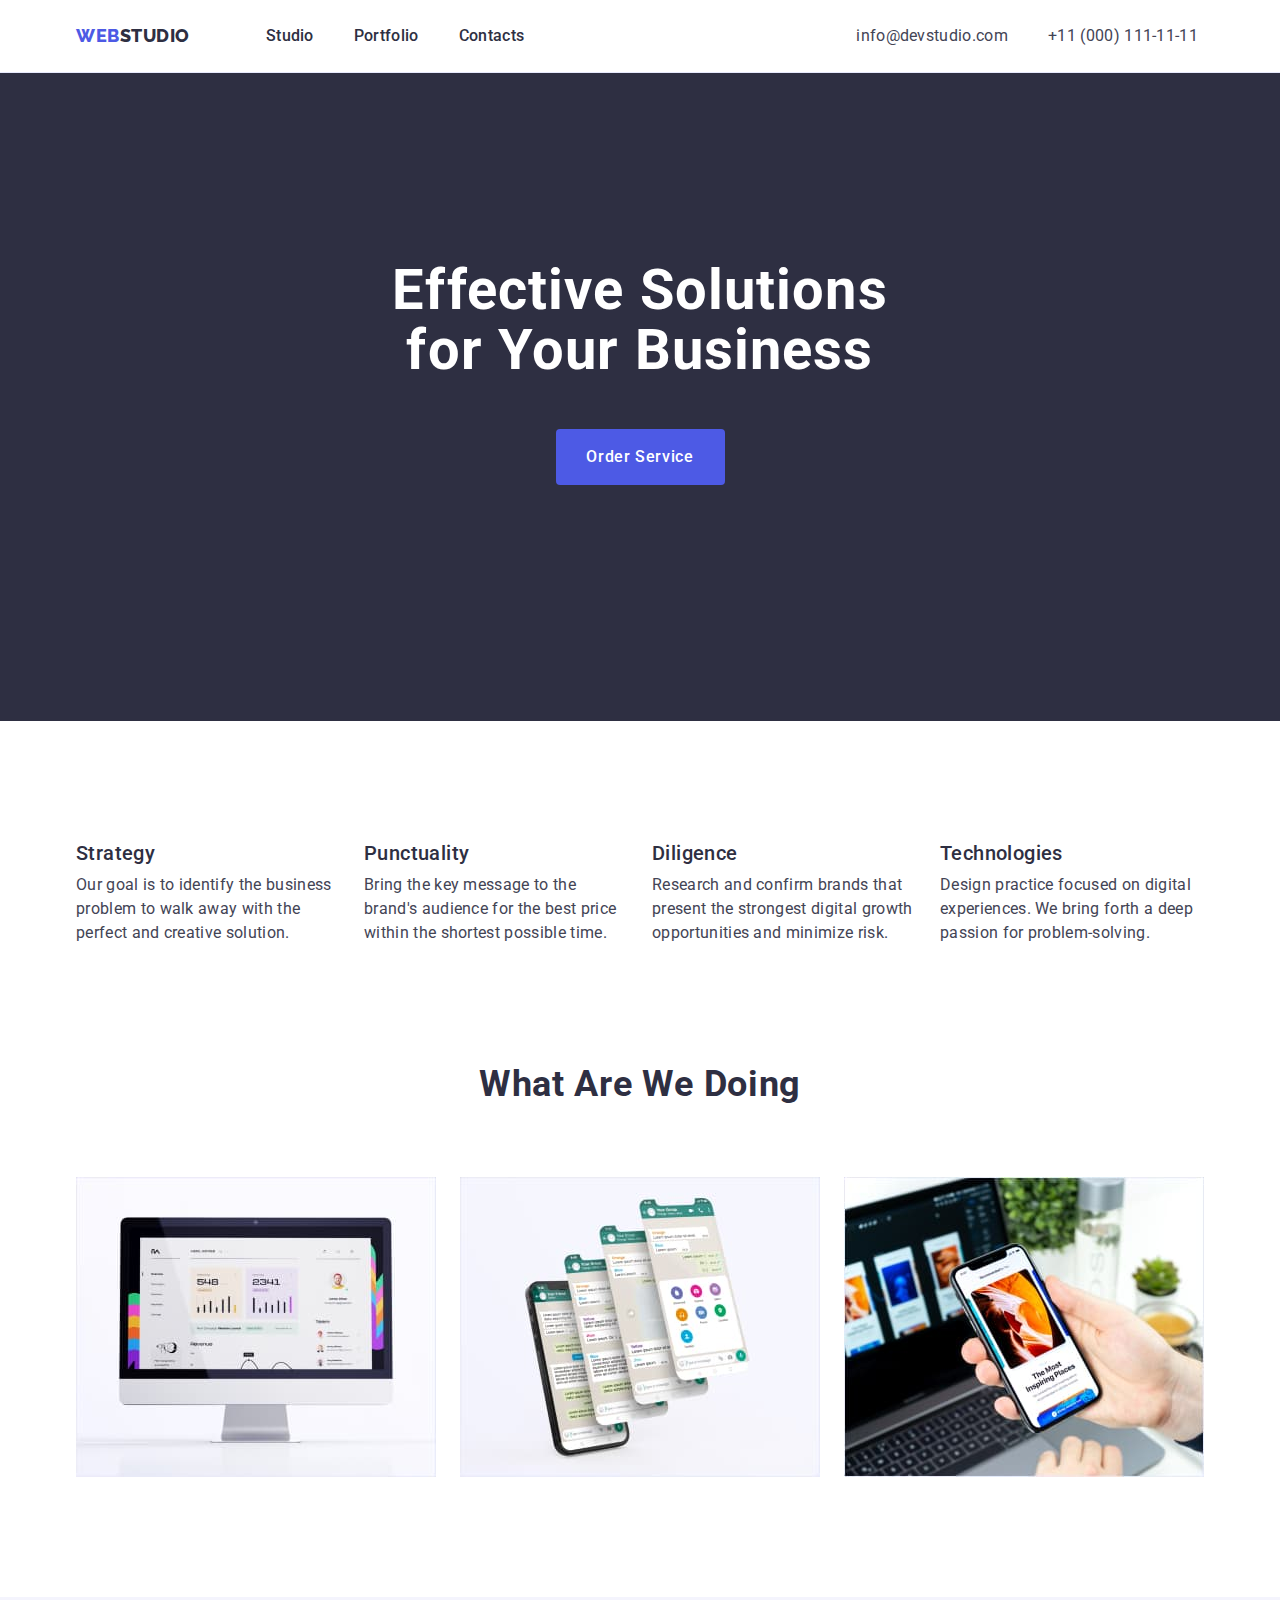
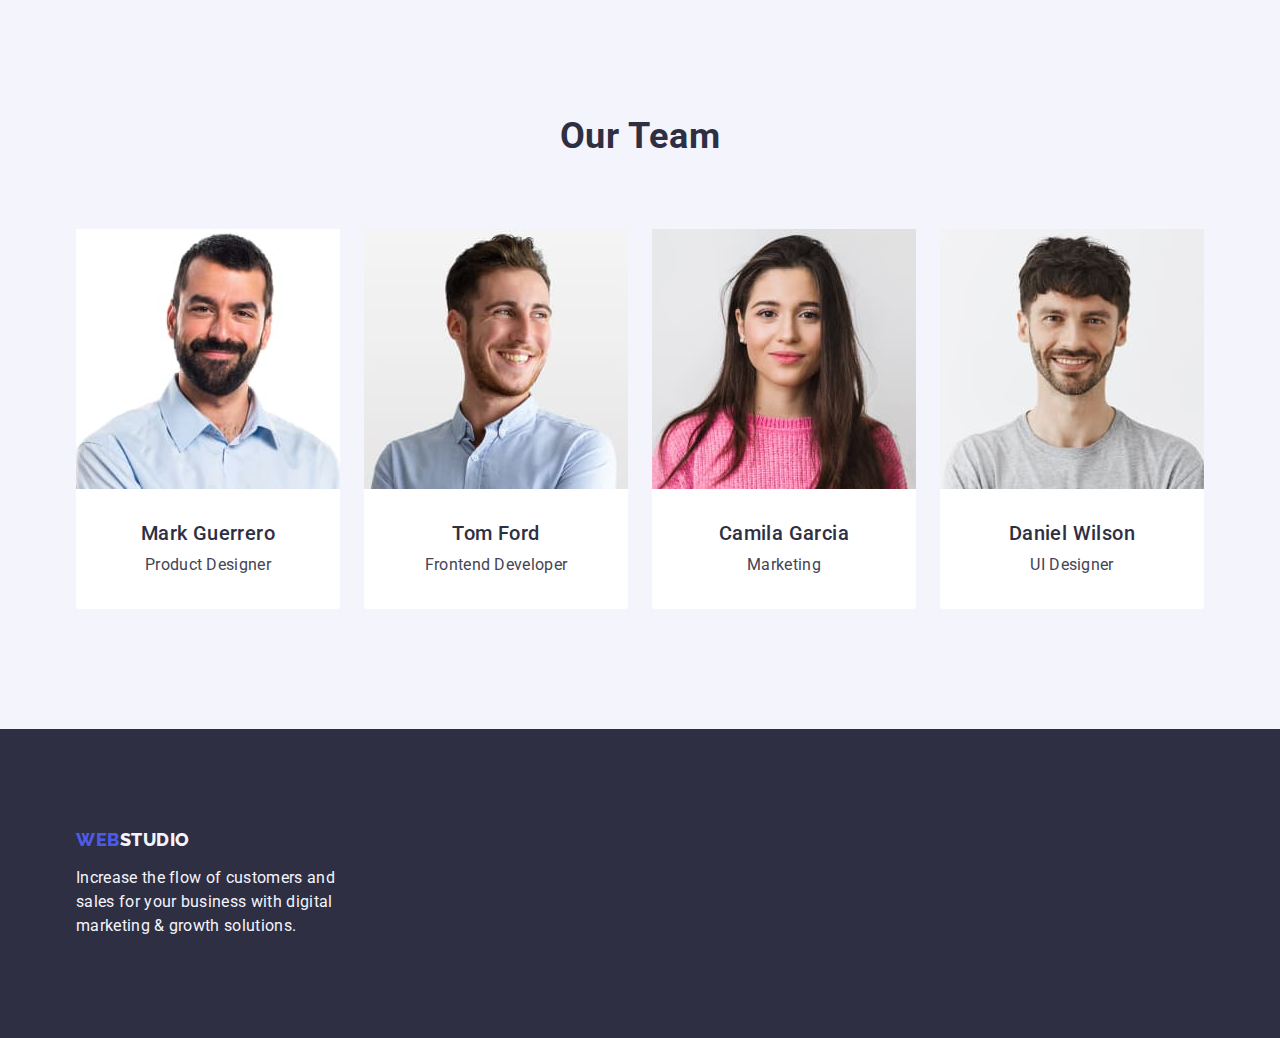
<file: index.html>
<!DOCTYPE html>
<html lang="en">
  <head>
    <meta charset="UTF-8" />
    <meta http-equiv="X-UA-Compatible" content="IE=edge" />
    <meta name="viewport" content="width=device-width, initial-scale=1.0" />
    <title>Webstudio</title>
    <link rel="preconnect" href="https://fonts.googleapis.com" />
    <link rel="preconnect" href="https://fonts.gstatic.com" crossorigin />
    <link
      href="https://fonts.googleapis.com/css2?family=Montserrat:wght@400;700&family=Raleway:wght@800&family=Roboto:wght@400;500;700;900&display=swap"
      rel="stylesheet"/>
    <link
      rel="stylesheet"
      href="https://cdnjs.cloudflare.com/ajax/libs/modern-normalize/2.0.0/modern-normalize.min.css"/>
    <link rel="stylesheet" href="./css/styles.css" />
  </head>
  <body>
    <header class="header">
      <div class="header-all container">
        <nav class="header-nav">
          <a href="./index.html" class="logo link"
            >WEB<span class="logo-studio-header">Studio</span></a>
          <ul class="menu-list list">
            <li>
              <a href="./index.html" class="menu link">Studio</a>
            </li>
            <li>
              <a href="./portfolio.html" class="menu link">Portfolio</a>
            </li>
            <li>
              <a href="" class="menu link">Contacts</a>
            </li>
          </ul>
        </nav>
        <address class="adress">
          <ul class="adress-list list">
            <li>
              <a href="mailto:info@devstudio.com" class="mail-tel link"
                >info@devstudio.com</a
              >
            </li>
            <li>
              <a href="tel:+110001111111" class="mail-tel link"
                >+11 (000) 111-11-11</a
              >
            </li>
          </ul>
        </address>
      </div>
    </header>

    <main>
      <!--Hero-->
      <section class="section-hero section">
        <div class="container hero-list">
          <h1 class="hero">Effective Solutions for Your Business</h1>
          <button type="button" class="button">Order Service</button>
        </div>
      </section>
      <!--Section 1-->
      <section class="section-about-work section">
        <div class="about-work-all container">
          <h2 hidden class="visually-hidden">About work</h2>
          <ul class="about-work-list list">
            <li class="about-work-list-text">
              <h3 class="about-work">Strategy</h3>
              <p class="about-work-text">
                Our goal is to identify the business problem to walk away with
                the perfect and creative solution.
              </p>
            </li>
            <li class="about-work-list-text">
              <h3 class="about-work">Punctuality</h3>
              <p class="about-work-text">
                Bring the key message to the brand's audience for the best price
                within the shortest possible time.
              </p>
            </li>
            <li class="about-work-list-text">
              <h3 class="about-work">Diligence</h3>
              <p class="about-work-text">
                Research and confirm brands that present the strongest digital
                growth opportunities and minimize risk.
              </p>
            </li>
            <li class="about-work-list-text">
              <h3 class="about-work">Technologies</h3>
              <p class="about-work-text">
                Design practice focused on digital experiences. We bring forth a
                deep passion for problem-solving.
              </p>
            </li>
          </ul>
        </div>
      </section>
      <!--Section 2-->
      <section class="section-work section">
        <div class="work-all container">
          <h2 class="work">What are we doing</h2>
          <ul class="work-list list">
            <li class="work-images">
              <img
                src="./images/section2-img-1.jpg"
                alt="computer"
                width="360"/>
            </li>
            <li class="work-images">
              <img src="./images/section2-img-2.jpg" alt="phone" width="360" />
            </li>
            <li class="work-images">
              <img
                src="./images/section2-img-3.jpg"
                alt="computer-and-phone"
                width="360"/>
            </li>
          </ul>
        </div>
      </section>
      <!--Section 3 -->
      <section class="section-team section">
        <div class="team-all container">
          <h2 class="team">Our Team</h2>
          <ul class="team-photo-list list">
            <li class="team-photo">
              <img
                src="./images/section3-img-1.jpg"
                alt="Mark"
                width="264"
                height="260"/>
              <div class="worker-all">
                <h3 class="worker-name">Mark Guerrero</h3>
                <p class="profession">Product Designer</p>
              </div>
            </li>
            <li class="team-photo">
              <img
                src="./images/section3-img-2.jpg"
                alt="Tom"
                width="264"
                height="260"/>
              <div class="worker-all">
                <h3 class="worker-name">Tom Ford</h3>
                <p class="profession">Frontend Developer</p>
              </div>
            </li>
            <li class="team-photo">
              <img
                src="./images/section3-img-3.jpg"
                alt="Camila"
                width="264"
                height="260"/>
              <div class="worker-all">
                <h3 class="worker-name">Camila Garcia</h3>
                <p class="profession">Marketing</p>
              </div>
            </li>
            <li class="team-photo">
              <img
                src="./images/section3-img-4.jpg"
                alt="Daniel"
                width="264"
                height="260"/>
              <div class="worker-all">
                <h3 class="worker-name">Daniel Wilson</h3>
                <p class="profession">UI Designer</p>
              </div>
            </li>
          </ul>
        </div>
      </section>
    </main>
    <footer class="footer">
      <div class="container">
        <a href="./index.html" class="logo-footer link"
          >WEB<span class="logo-studio">Studio</span></a>
        <p class="footer-text">
          Increase the flow of customers and sales for your business with
          digital marketing & growth solutions.
        </p>
      </div>
    </footer>
  </body>
</html>
</file>
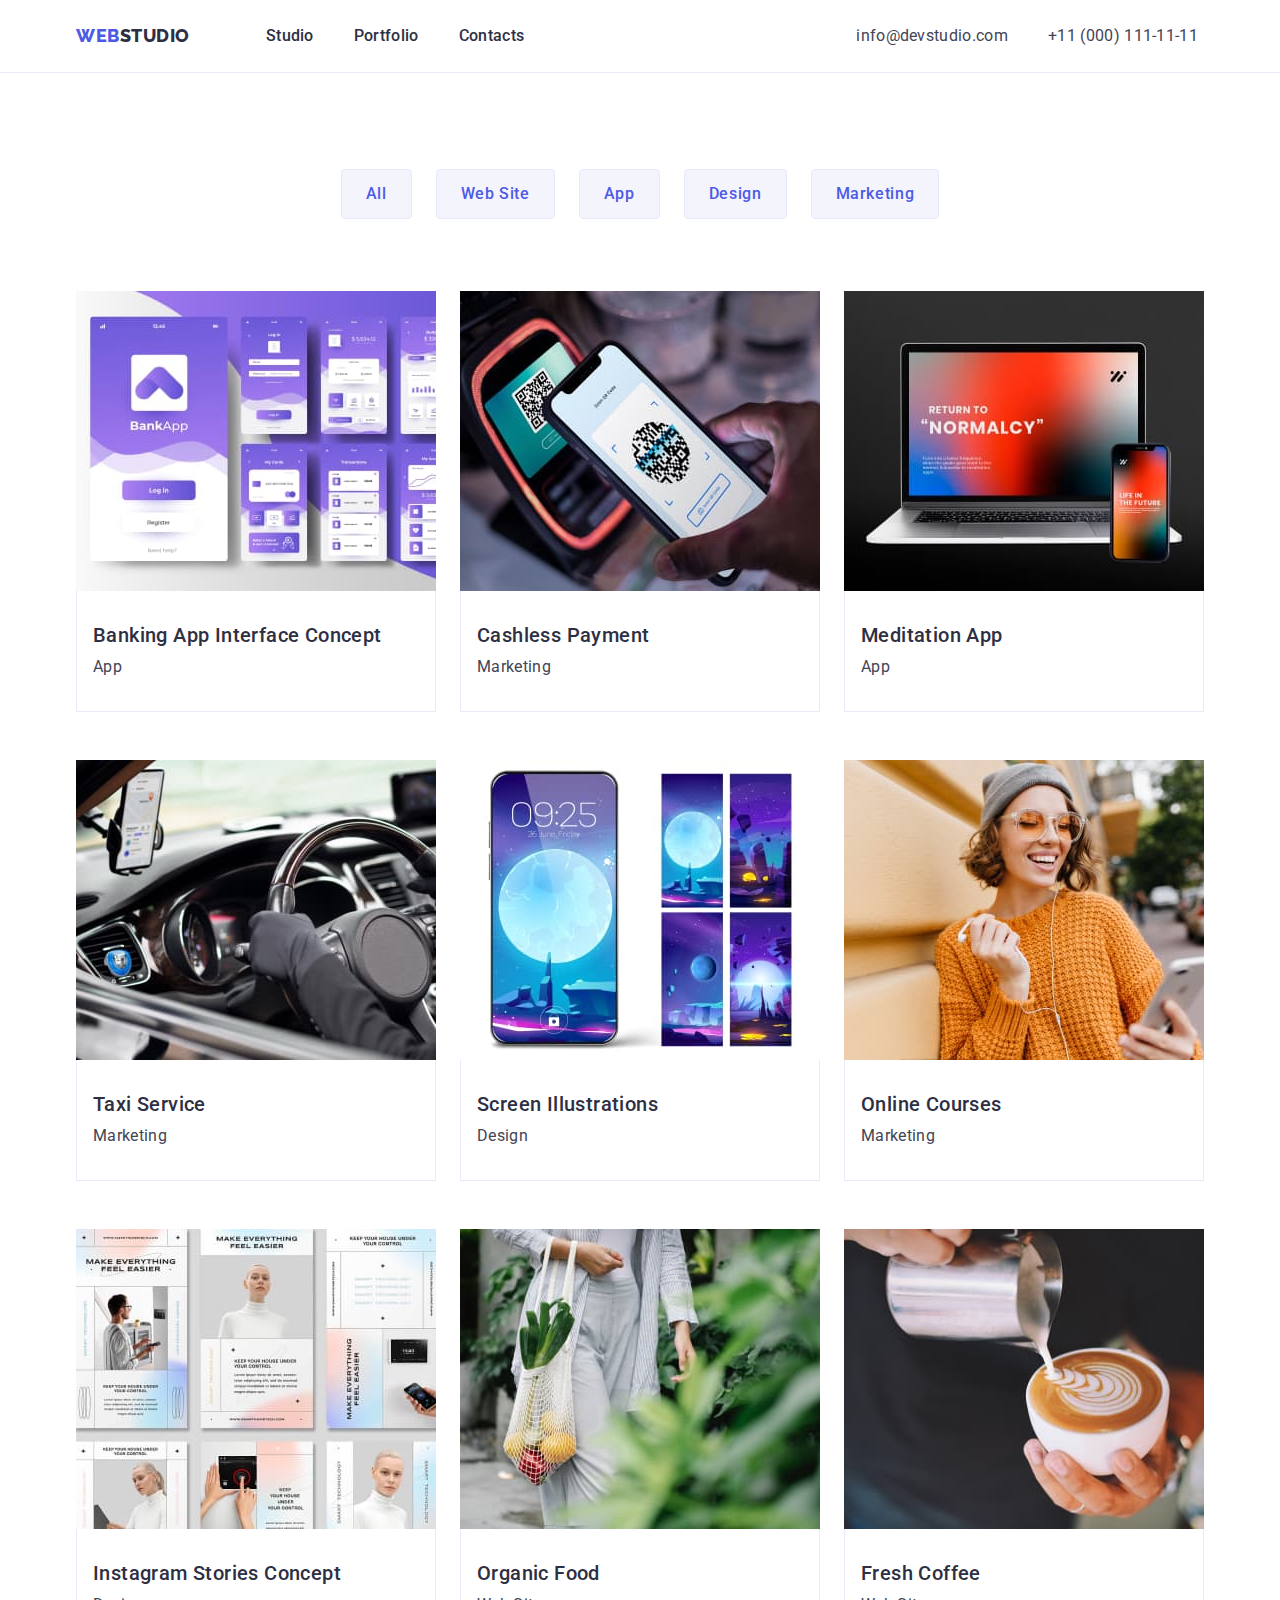
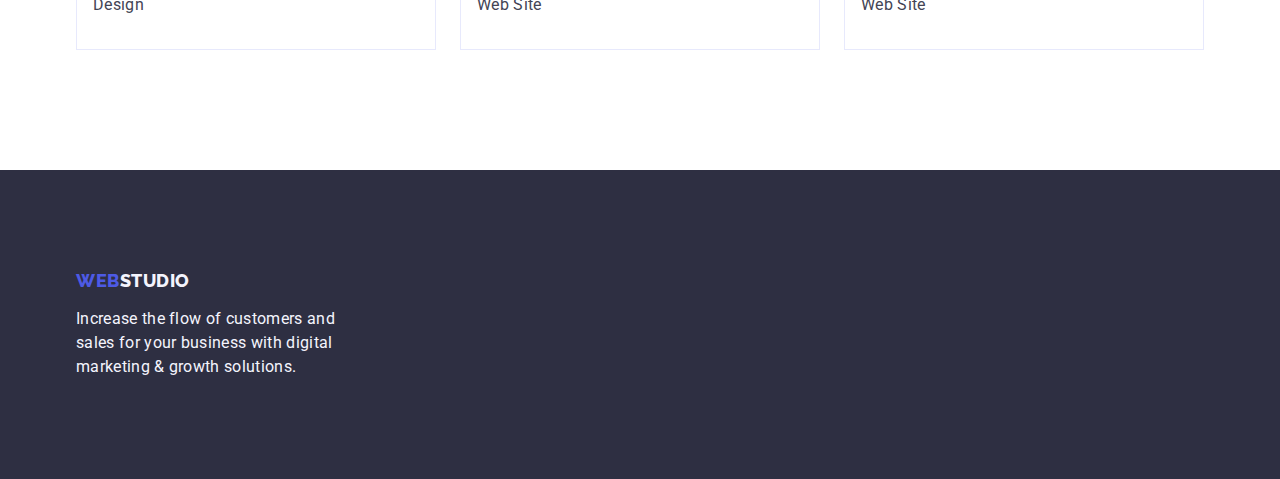
<file: portfolio.html>
<!DOCTYPE html>
<html lang="en">
  <head>
    <meta charset="UTF-8" />
    <meta http-equiv="X-UA-Compatible" content="IE=edge" />
    <meta name="viewport" content="width=device-width, initial-scale=1.0" />
    <title>Webstudio</title>
    <link rel="preconnect" href="https://fonts.googleapis.com" />
    <link rel="preconnect" href="https://fonts.gstatic.com" crossorigin />
    <link
      href="https://fonts.googleapis.com/css2?family=Montserrat:wght@400;700&family=Raleway:wght@800&family=Roboto:wght@400;500;700;900&display=swap"
      rel="stylesheet"/>
    <link
      rel="stylesheet"
      href="https://cdnjs.cloudflare.com/ajax/libs/modern-normalize/2.0.0/modern-normalize.min.css"/>
    <link rel="stylesheet" href="./css/styles.css" />
  </head>
  <body>
    <header class="header">
      <div class="header-all container">
        <nav class="header-nav">
          <a href="./index.html" class="logo link">WEB<span class="logo-studio-header">Studio</span></a>
          <ul class="menu-list list">
            <li>
              <a href="./index.html" class="menu link">Studio</a>
            </li>
            <li>
              <a href="./portfolio.html" class="menu link">Portfolio</a>
            </li>
            <li>
              <a href="" class="menu link">Contacts</a>
            </li>
          </ul>
        </nav>
        <address class="adress">
          <ul class="adress-list list">
            <li>
              <a href="mailto:info@devstudio.com" class="mail-tel link"
                >info@devstudio.com</a>
            </li>
            <li>
              <a href="tel:+110001111111" class="mail-tel link"
                >+11 (000) 111-11-11</a>
            </li>
          </ul>
        </address>
      </div>
    </header>
    <main>
      <section class="portfolio section">
        <div class="portfolio-all container">
          <h1 hidden class="visually-hidden">Portfolio</h1>
          <ul class="portfolio-list list">
            <li><button type="button" class="button-all">All</button></li>
            <li><button type="button" class="button-all">Web Site</button></li>
            <li><button type="button" class="button-all">App</button></li>
            <li><button type="button" class="button-all">Design</button></li>
            <li><button type="button" class="button-all">Marketing</button></li>
          </ul>
          <!--Images-->
          <ul class="portfolio-images-list list">
            <li class="images-portfolio">
              <a href="" class="link">
                <img src="./images/row1-img-1.jpg" alt="Banking" width="360" />
                <div class="services-all">
                  <h2 class="services">Banking App Interface Concept</h2>
                  <p class="services-text link">App</p>
                </div>
              </a>
            </li>
            <li class="images-portfolio">
              <a href="" class="link">
                <img src="./images/row1-img-2.jpg" alt="Cashless" width="360" />
                <div class="services-all">
                  <h2 class="services">Cashless Payment</h2>
                  <p class="services-text link">Marketing</p>
                </div>
              </a>
            </li>
            <li class="images-portfolio">
              <a href="" class="link">
                <img
                  src="./images/row1-img-3.jpg"
                  alt="Meditation"
                  width="360"/>
                <div class="services-all">
                  <h2 class="services">Meditation App</h2>
                  <p class="services-text link">App</p>
                </div>
              </a>
            </li>
            <li class="images-portfolio">
              <a href="" class="link">
                <img src="./images/row2-img-1.jpg" alt="Taxi" width="360" />
                <div class="services-all">
                  <h2 class="services">Taxi Service</h2>
                  <p class="services-text link">Marketing</p>
                </div>
              </a>
            </li>
            <li class="images-portfolio">
              <a href="" class="link">
                <img src="./images/row2-img-2.jpg" alt="Screen" width="360" />
                <div class="services-all">
                  <h2 class="services">Screen Illustrations</h2>
                  <p class="services-text link">Design</p>
                </div>
              </a>
            </li>
            <li class="images-portfolio">
              <a href="" class="link">
                <img src="./images/row2-img-3.jpg" alt="Courses" width="360" />
                <div class="services-all">
                  <h2 class="services">Online Courses</h2>
                  <p class="services-text link">Marketing</p>
                </div>
              </a>
            </li>
            <li class="images-portfolio">
              <a href="" class="link">
                <img
                  src="./images/row3-img-1.jpg"
                  alt="Instagram"
                  width="360"/>
                <div class="services-all">
                  <h2 class="services">Instagram Stories Concept</h2>
                  <p class="services-text link">Design</p>
                </div>
              </a>
            </li>
            <li class="images-portfolio">
              <a href="" class="link">
                <img src="./images/row3-img-2.jpg" alt="Food" width="360" />
                <div class="services-all">
                  <h2 class="services">Organic Food</h2>
                  <p class="services-text link">Web Site</p>
                </div>
              </a>
            </li>
            <li class="images-portfolio">
              <a href="" class="link">
                <img src="./images/row3-img-3.jpg" alt="Coffee" width="360" />
                <div class="services-all">
                  <h2 class="services">Fresh Coffee</h2>
                  <p class="services-text link">Web Site</p>
                </div>
              </a>
            </li>
          </ul>
        </div>
      </section>
    </main>
    <footer class="footer">
      <div class="container">
        <a href="./index.html" class="logo-footer link"
          >WEB<span class="logo-studio">Studio</span></a>
        <p class="footer-text">
          Increase the flow of customers and sales for your business with
          digital marketing & growth solutions.
        </p>
      </div>
    </footer>
  </body>
</html>
</file>
<file: css/styles.css>
* {
    box-sizing: border-box;
}

body {
    font-family: 'Roboto', sans-serif;
    font-weight: 500;
    font-size: 16px;
    color: var(--paragraph-color);
    background-color: var(--text-color);
}

:root {
    --title-color: #404BBF;
    --text-color: #FFFFFF;
    --btn-color: #4d5ae5;
    --services-color: #2e2f42;
    --paragraph-color: #434455;
    --white-filler-color: #F4F4FD;
    --button-portfolio: #e7e9fc;
}

p,
h1,
h2,
h3,
h4,
h5,
h6 {
    margin: 0;
}

ul,
ol {
    margin: 0;
    padding: 0;
}

.container {
    width: 1158px;
    padding: 0 15px;
    margin: 0 auto;
}

img {
    display: block;
}

.list {
    list-style: none;
}

.link {
    text-decoration: none;
}

.header {
    background-color: var(--text-color);
    margin: 0;
    border-bottom: 1px solid var(--button-portfolio);
    padding: 24px 0;
}

.header-all {
    display: flex;
}

.header-nav {
    display: flex;
    align-items: center;
}

.logo {
    font-family: 'Raleway', sans-serif;
    font-style: normal;
    font-weight: 800;
    font-size: 18px;
    line-height: 1.17;
    letter-spacing: 0.03em;
    text-transform: uppercase;
    color: var(--btn-color);
    margin-right: 76px;

}

.logo-studio-header {
    color: var(--services-color);
}

.logo-studio {
    color: var(--white-filler-color);
}

.menu-list {
    display: flex;
    gap: 40px;
}

.menu {
    font-weight: 500;
    font-size: 16px;
    line-height: 1.5;
    letter-spacing: 0.02em;
    color: var(--services-color);
     padding: 24px 0;
}

.adress-list {
    display: flex;
    gap: 40px;
}

.adress {
    font-style: normal;
    font-weight: 400;
    font-size: 16px;
    line-height: 1.5;
    letter-spacing: 0.02em;
    color: var(--paragraph-color);
    margin-left: 332px;
    
}

.mail-tel {
    color: var(--paragraph-color);
}

.menu:hover,
.menu:focus {
    color: var(--title-color);
}

.mail-tel:hover,
.mail-tel:focus {
    color: var(--title-color);
}

.section-hero {
    background-color: var(--services-color);
    padding: 188px 0;
}

.hero-list {
    display: flex;
    flex-direction: column;
    justify-content: center;
}

.hero {
    font-weight: 700;
    font-size: 56px;
    line-height: 1.07;
    text-align: center;
    letter-spacing: 0.02em;
    color: var(--text-color);
    max-width: 496px;
    margin: 0 auto;
    display: flex;
    flex-direction: column;
    justify-content: center;
}


.button {
    font-family: 'Roboto', sans-serif;
    font-style: normal;
    font-weight: 500;
    font-size: 16px;
    line-height: 1.5;
    display: flex;
    align-items: center;
    letter-spacing: 0.04em;
    color: var(--text-color);
    cursor: pointer;
    background-color: var(--btn-color);
    display: block;
    min-width: 169px;
    height: 56px;
    border: none;
    border-radius: 4px;
    gap: 10px;
    margin-top: 48px;
    margin: 48px auto;
}

.button:hover,
.button:focus {
    background-color: var(--title-color);
}

.visually-hidden {
    position: absolute;
    width: 1px;
    height: 1px;
    margin: -1px;
    border: 0;
    padding: 0;
    white-space: nowrap;
    clip-path: inset(100%);
    clip: rect(0 0 0 0);
    overflow: hidden;
}

.section-about-work {
    background-color: var(--text-color);
    padding: 120px 0;

}

.about-work-list {
    display: flex;
    gap: 24px;
}

.about-work-list-text {
    width: calc((100% - 72px) / 4);
}

.about-work {
    font-weight: 500;
    font-size: 20px;
    line-height: 1.2;
    letter-spacing: 0.02em;
    color: var(--services-color);
    margin-bottom: 8px;
}

.about-work-text {
    font-weight: 400;
    font-size: 16px;
    line-height: 1.5;
    letter-spacing: 0.02em;
    color: var(--paragraph-color);
}

.section-work {
    background-color: var(--text-color);
    padding-bottom: 120px;

}

.work-all {
    display: flex;
    flex-direction: column;
    justify-content: center;
}

.work {
    font-weight: 700;
    font-size: 36px;
    line-height: 1.11;
    text-align: center;
    letter-spacing: 0.02em;
    text-transform: capitalize;
    color: var(--services-color);
    margin-bottom: 72px;
}

.work-list {
    display: flex;
    gap: 24px;
}

.work-images {
    width: calc((100% - 48px) / 3);
}

.section-team {
    background-color: var(--white-filler-color);
    padding: 120px 0;
}

.team-all {
    display: flex;
    flex-direction: column;
    justify-content: center;
}

.team-photo-list {
    display: flex;
    gap: 24px;
}

.team-photo {
    background-color: var(--text-color);
    width: calc((100% - 72px) / 4);
    border-radius: 0px 0px 4px 4px;
}

.team {
    font-weight: 700;
    font-size: 36px;
    line-height: 1.11;
    letter-spacing: 0.02em;
    text-align: center;
    text-transform: capitalize;
    color: var(--services-color);
    margin-bottom: 72px;
    text-align: center;
}

.worker-name {
    font-weight: 500;
    font-size: 20px;
    line-height: 1.2;
    letter-spacing: 0.02em;
    color: var(--services-color);
    text-align: center;
    margin-bottom: 8px;
}

.profession {
    font-weight: 400;
    font-size: 16px;
    line-height: 1.5;
    letter-spacing: 0.02em;
    color: var(--paragraph-color);
    text-align: center;
}

.worker-all {
    padding: 32px 16px;
}

.footer {
    background-color: var(--services-color);
    padding: 100px 0;
}

.logo-footer {
    font-family: 'Raleway', sans-serif;
    font-style: normal;
    font-weight: 800;
    font-size: 18px;
    line-height: 1.17;
    letter-spacing: 0.03em;
    text-transform: uppercase;
    color: var(--btn-color);
    margin-right: 76px;
    display: inline-block;
    margin-bottom: 16px;
}

.footer-text {
    font-weight: 400;
    font-size: 16px;
    line-height: 1.5;
    letter-spacing: 0.02em;
    color: var(--white-filler-color);
    max-width: 264px;
}

.portfolio {
    padding: 96px 0 120px;
}

.portfolio-all {
    display: flex;
    flex-direction: column;
}

.portfolio-list {
    display: flex;
    justify-content: center;
    gap: 24px;
    margin-bottom: 72px;
}

.button-all {
    font-family: "Roboto", sans-serif;
    font-size: 16px;
    line-height: 1.5;
    letter-spacing: 0.04em;
    color: var(--btn-color);
    cursor: pointer;
    font-weight: 500;
    background-color: var(--white-filler-color);
    padding: 12px 24px;
    border: 1px solid var(--button-portfolio);
    border-radius: 4px;
}

.button-all:hover,
.button-all:focus {
    background-color: var(--title-color);
    border: 1px solid transparent;
}

.button-all:hover,
.button-all:focus {
    color: var(--text-color);
}

.portfolio-images-list {
    display: flex;
    flex-wrap: wrap;
    column-gap: 24px;
    row-gap: 48px;
}

.images-portfolio {
    width: calc((100% - 48px) / 3);
}

.services-all {
    padding: 32px 16px;
    border: 1px solid var(--button-portfolio);
    border-top: none;
}

.services {
    font-weight: 500;
    font-size: 20px;
    line-height: 1.2;
    letter-spacing: 0.02em;
    color: var(--services-color);
    margin-bottom: 8px;
}

.services-text {
    font-weight: 400;
    font-size: 16px;
    line-height: 1.5;
    letter-spacing: 0.02em;
    color: var(--paragraph-color);
}
</file>
